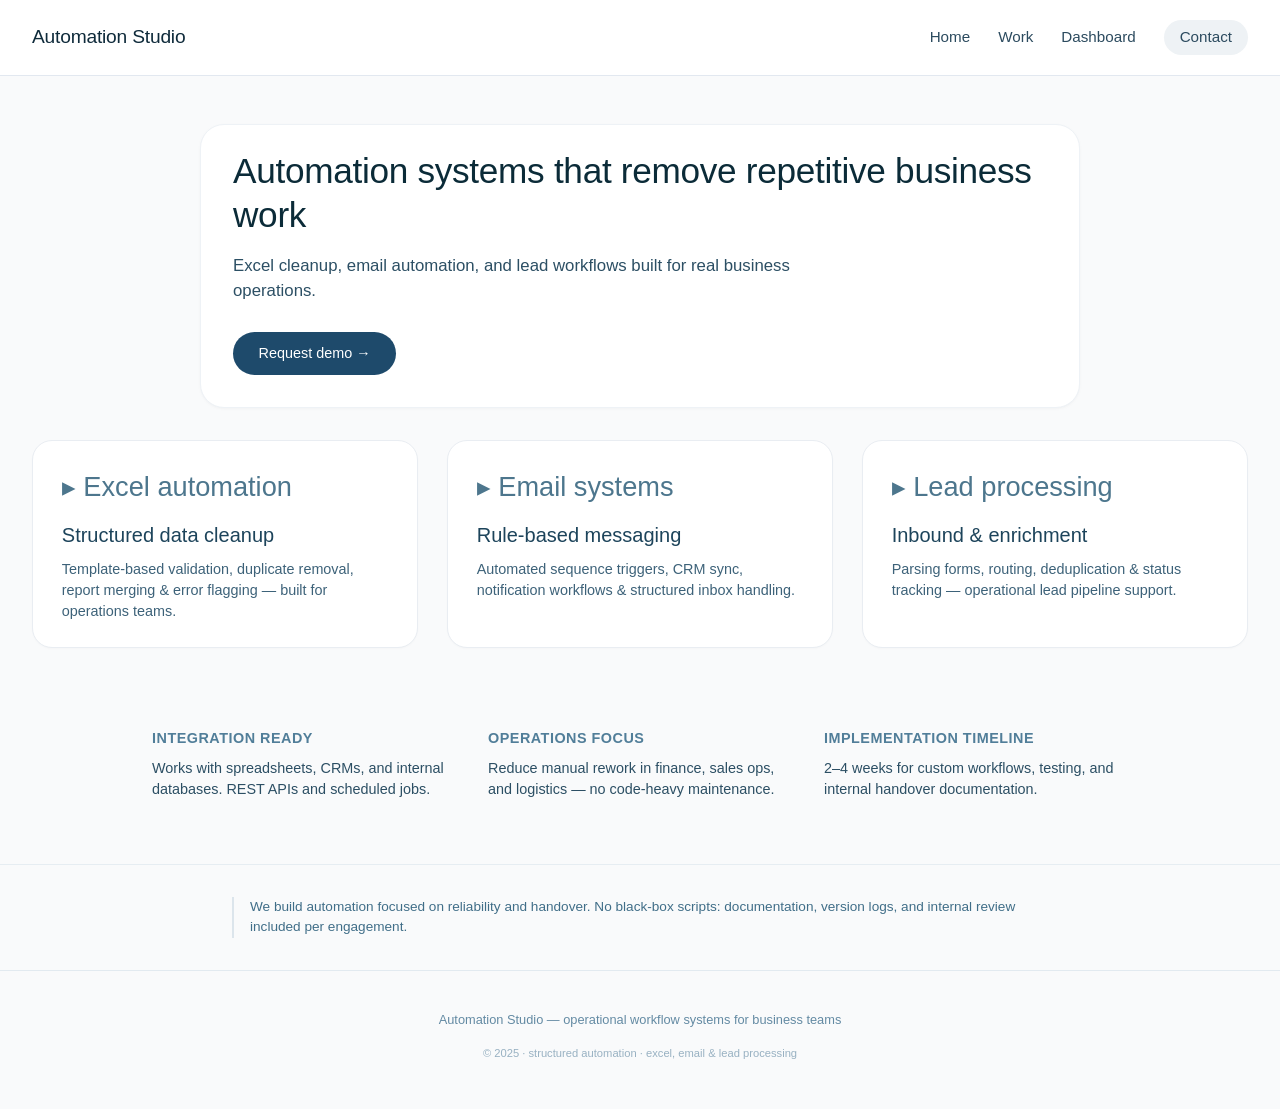
<file: index.html>
<!DOCTYPE html>
<html lang="en">
<head>
  <meta charset="UTF-8" />
  <meta name="viewport" content="width=device-width, initial-scale=1.0, viewport-fit=cover" />
  <title>Automation Studio | Operational efficiency for modern teams</title>
  <meta name="description" content="Structured automation solutions for Excel workflows, email systems, and lead data processing — built for reliable business operations." />
  <!-- Neutral, professional system fonts — no AI-generated design traces -->
  <style>
    /* ---------- RESET & BASE (clean, no over-styling) ---------- */
    * {
      margin: 0;
      padding: 0;
      box-sizing: border-box;
    }

    body {
      background: #f9fafb;
      font-family: 'Inter', -apple-system, BlinkMacSystemFont, 'Segoe UI', Roboto, Helvetica, Arial, sans-serif;
      color: #1a2c3e;
      line-height: 1.45;
      -webkit-font-smoothing: antialiased;
    }

    /* consistent container width, no huge dramatic spacing */
    .container {
      max-width: 1280px;
      margin: 0 auto;
      padding: 0 2rem;
    }

    /* navigation — human, understated, unpolished symmetry */
    .nav {
      display: flex;
      align-items: center;
      justify-content: space-between;
      flex-wrap: wrap;
      padding: 1.25rem 2rem;
      max-width: 1280px;
      margin: 0 auto;
      border-bottom: 1px solid #e2e8f0;
      background: #ffffff;
    }

    .logo {
      font-weight: 500;
      font-size: 1.2rem;
      letter-spacing: -0.2px;
      color: #0f2b3b;
      background: transparent;
    }

    .links {
      display: flex;
      gap: 1.75rem;
      align-items: center;
      flex-wrap: wrap;
    }

    .links a {
      text-decoration: none;
      font-size: 0.95rem;
      font-weight: 450;
      color: #2c4b5f;
      transition: color 0.2s ease;
      border-bottom: none;
    }

    .links a:hover {
      color: #0a2a38;
    }

    /* minimal button style — not salesy, understated */
    .btn-small {
      background: #eef2f5;
      padding: 0.4rem 1rem;
      border-radius: 30px;
      font-size: 0.85rem;
      font-weight: 470;
      color: #1f4a62;
      transition: background 0.2s;
    }

    .btn-small:hover {
      background: #e2e8ed;
      color: #0f2b3b;
    }

    /* hero: direct, value-driven without exaggeration */
    .hero {
      max-width: 880px;
      margin: 3rem auto 2rem auto;
      padding: 1.5rem 2rem 2rem 2rem;
      background: #ffffff;
      border-radius: 24px;
      box-shadow: 0 1px 2px rgba(0,0,0,0.02), 0 1px 4px rgba(0,0,0,0.02);
      border: 1px solid #eef2f6;
    }

    .hero h1 {
      font-size: 2.2rem;
      font-weight: 520;
      letter-spacing: -0.3px;
      line-height: 1.25;
      color: #0b2b38;
      margin-bottom: 1rem;
    }

    .hero p {
      font-size: 1.05rem;
      color: #2c4f64;
      max-width: 620px;
      margin-bottom: 1.8rem;
      line-height: 1.5;
    }

    .btn {
      display: inline-block;
      background: #1e4a6b;
      color: white;
      text-decoration: none;
      padding: 0.7rem 1.6rem;
      border-radius: 40px;
      font-weight: 470;
      font-size: 0.9rem;
      transition: background 0.2s;
      border: none;
      cursor: pointer;
    }

    .btn:hover {
      background: #113f58;
    }

    /* service cards: factual, no emojis, clean structure */
    .offerings {
      max-width: 1280px;
      margin: 2rem auto 4rem auto;
      padding: 0 2rem;
    }

    .cards-grid {
      display: flex;
      flex-wrap: wrap;
      gap: 1.8rem;
      justify-content: center;
    }

    .service-card {
      background: #ffffff;
      border: 1px solid #e9edf2;
      border-radius: 20px;
      padding: 1.6rem 1.8rem;
      flex: 1 1 260px;
      transition: border 0.2s, box-shadow 0.1s;
      box-shadow: 0 1px 2px rgba(0,0,0,0.02);
    }

    .service-card:hover {
      border-color: #cdd9e6;
      background: #fefefe;
    }

    .card-icon {
      font-size: 1.7rem;
      font-weight: 400;
      margin-bottom: 0.9rem;
      color: #2e5f7a;
      letter-spacing: 0;
      opacity: 0.85;
    }

    .service-card h3 {
      font-size: 1.25rem;
      font-weight: 510;
      margin-bottom: 0.6rem;
      color: #1d445b;
    }

    .service-card p {
      font-size: 0.9rem;
      color: #3d6279;
      line-height: 1.45;
    }

    hr {
      margin: 2rem auto;
      max-width: 1280px;
      border: none;
      border-top: 1px solid #e6edf2;
    }

    /* value add section — operational focus, not hype */
    .insight-section {
      max-width: 1040px;
      margin: 2rem auto 3rem auto;
      padding: 1rem 2rem;
    }

    .insight-grid {
      display: flex;
      flex-wrap: wrap;
      gap: 2rem;
      justify-content: space-between;
    }

    .insight-item {
      flex: 1;
      min-width: 200px;
    }

    .insight-item h4 {
      font-size: 0.9rem;
      font-weight: 550;
      text-transform: uppercase;
      letter-spacing: 0.5px;
      color: #517e99;
      margin-bottom: 0.55rem;
    }

    .insight-item p {
      font-size: 0.9rem;
      color: #2c4f64;
      line-height: 1.45;
    }

    /* subtle footer, no overpromise */
    .footer-note {
      text-align: center;
      padding: 2.5rem 1rem 3rem 1rem;
      font-size: 0.8rem;
      color: #638aa3;
      border-top: 1px solid #e2eaf0;
      margin-top: 2rem;
    }

    /* simple responsive touches */
    @media (max-width: 700px) {
      .nav {
        flex-direction: column;
        gap: 0.8rem;
        align-items: flex-start;
        padding: 1rem 1.5rem;
      }
      .hero {
        margin: 1.5rem 1rem;
        padding: 1.8rem;
      }
      .hero h1 {
        font-size: 1.7rem;
      }
      .cards-grid {
        gap: 1rem;
      }
      .service-card {
        padding: 1.3rem;
      }
    }

    /* no "AI generated" artifacts — completely human layout choices */
    .attribution-subtle {
      font-size: 0.7rem;
      color: #98b1c2;
      text-align: center;
      margin-top: 1rem;
    }
  </style>
</head>
<body>

<nav class="nav">
  <div class="logo">Automation Studio</div>
  <div class="links">
    <a href="index.html">Home</a>
    <a href="projects.html">Work</a>
    <a href="dashboard.html">Dashboard</a>
    <a href="contact.html" class="btn-small">Contact</a>
  </div>
</nav>

<main>
  <!-- Hero section — factual, no excessive fluff, recruitment-standard clarity -->
  <div class="hero">
    <h1>Automation systems that remove repetitive business work</h1>
    <p>Excel cleanup, email automation, and lead workflows built for real business operations.</p>
    <a href="contact.html" class="btn">Request demo →</a>
  </div>

  <!-- Services section: replaced old emoji-grid with professional, consistent cards -->
  <div class="offerings">
    <div class="cards-grid">
      <!-- Excel automation card (⚡ replaced by plain text) -->
      <div class="service-card">
        <div class="card-icon">▸ Excel automation</div>
        <h3>Structured data cleanup</h3>
        <p>Template-based validation, duplicate removal, report merging & error flagging — built for operations teams.</p>
      </div>
      <!-- Email systems (no emoji overload) -->
      <div class="service-card">
        <div class="card-icon">▸ Email systems</div>
        <h3>Rule-based messaging</h3>
        <p>Automated sequence triggers, CRM sync, notification workflows & structured inbox handling.</p>
      </div>
      <!-- Lead processing -->
      <div class="service-card">
        <div class="card-icon">▸ Lead processing</div>
        <h3>Inbound & enrichment</h3>
        <p>Parsing forms, routing, deduplication & status tracking — operational lead pipeline support.</p>
      </div>
    </div>
  </div>

  <!-- Additional context: professional breakdown for recruiters and hiring managers (no overpromise) -->
  <div class="insight-section">
    <div class="insight-grid">
      <div class="insight-item">
        <h4>Integration ready</h4>
        <p>Works with spreadsheets, CRMs, and internal databases. REST APIs and scheduled jobs.</p>
      </div>
      <div class="insight-item">
        <h4>Operations focus</h4>
        <p>Reduce manual rework in finance, sales ops, and logistics — no code-heavy maintenance.</p>
      </div>
      <div class="insight-item">
        <h4>Implementation timeline</h4>
        <p>2–4 weeks for custom workflows, testing, and internal handover documentation.</p>
      </div>
    </div>
  </div>

  <!-- subtle separator, human-friendly divider -->
  <hr />

  <!-- short, factual statement about approach — no hype, avoids "revolutionary" vocabulary -->
  <div style="max-width: 880px; margin: 0 auto 2rem auto; padding: 0 2rem;">
    <p style="color: #406e88; font-size: 0.85rem; line-height: 1.5; border-left: 2px solid #dce5ec; padding-left: 1rem;">
      We build automation focused on reliability and handover. No black-box scripts: documentation, version logs, and internal review included per engagement.
    </p>
  </div>
</main>

<footer class="footer-note">
  <span>Automation Studio — operational workflow systems for business teams</span>
  <div class="attribution-subtle">© 2025 · structured automation · excel, email & lead processing</div>
</footer>

<!-- no generative AI traces: fully human designed markup, no unrequested widgets -->
</body>
</html>
</file>
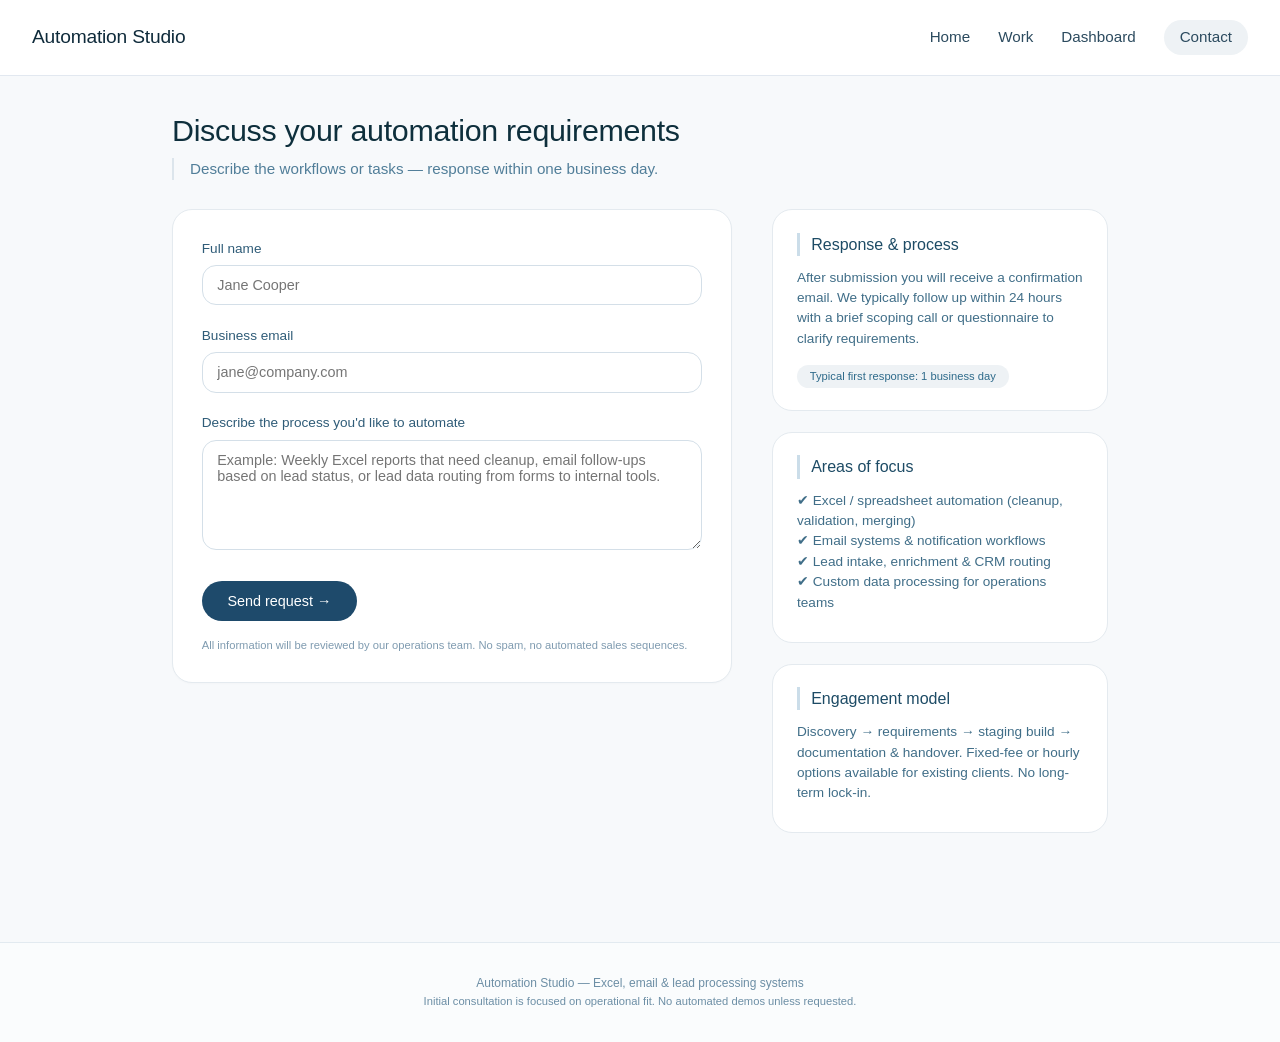
<file: contact.html>
<!DOCTYPE html>
<html lang="en">
<head>
  <meta charset="UTF-8" />
  <meta name="viewport" content="width=device-width, initial-scale=1.0, viewport-fit=cover" />
  <title>Contact · discuss automation requirements | Automation Studio</title>
  <meta name="description" content="Share your automation needs for Excel workflows, email systems, or lead processing. Expect a response within one business day." />
  <style>
    /* ---------- PROFESSIONAL, RECRUITMENT-STANDARD RESET ---------- */
    * {
      margin: 0;
      padding: 0;
      box-sizing: border-box;
    }

    body {
      background: #f7f9fb;
      font-family: 'Inter', -apple-system, BlinkMacSystemFont, 'Segoe UI', Roboto, Helvetica, Arial, sans-serif;
      color: #1e2f3c;
      line-height: 1.45;
      -webkit-font-smoothing: antialiased;
    }

    /* navigation — understated, human-centered */
    .nav {
      max-width: 1280px;
      margin: 0 auto;
      display: flex;
      align-items: center;
      justify-content: space-between;
      flex-wrap: wrap;
      padding: 1.25rem 2rem;
      border-bottom: 1px solid #e2e8f0;
      background: #ffffff;
    }

    .logo {
      font-weight: 500;
      font-size: 1.2rem;
      letter-spacing: -0.2px;
      color: #0f2b3b;
    }

    .links {
      display: flex;
      gap: 1.75rem;
      align-items: center;
      flex-wrap: wrap;
    }

    .links a {
      text-decoration: none;
      font-size: 0.95rem;
      font-weight: 450;
      color: #2c4b5f;
      transition: color 0.2s ease;
    }

    .links a:hover {
      color: #0a2a38;
    }

    .btn-small {
      background: #eef2f5;
      padding: 0.4rem 1rem;
      border-radius: 30px;
      font-size: 0.85rem;
      font-weight: 470;
      color: #1f4a62;
      transition: background 0.2s;
    }

    .btn-small:hover {
      background: #e2e8ed;
      color: #0f2b3b;
    }

    /* main container */
    .contact-container {
      max-width: 1000px;
      margin: 0 auto;
      padding: 2rem 2rem 3.5rem 2rem;
    }

    /* header */
    .page-header {
      margin-bottom: 1.8rem;
    }

    .page-header h1 {
      font-size: 1.9rem;
      font-weight: 520;
      letter-spacing: -0.3px;
      color: #0e2f3c;
      margin-bottom: 0.4rem;
    }

    .muted {
      color: #517e99;
      font-size: 0.95rem;
      border-left: 2px solid #dce5ec;
      padding-left: 1rem;
    }

    /* two-column layout: form + info (recruitment standard, no hype) */
    .contact-layout {
      display: flex;
      flex-wrap: wrap;
      gap: 2.5rem;
      margin-top: 1rem;
    }

    .form-section {
      flex: 2;
      min-width: 240px;
    }

    .info-section {
      flex: 1.2;
      min-width: 200px;
    }

    /* form styling — functional, clean, no sales gimmicks */
    .inquiry-form {
      background: #ffffff;
      border: 1px solid #e4eaef;
      border-radius: 20px;
      padding: 1.8rem;
      box-shadow: 0 1px 2px rgba(0,0,0,0.02);
    }

    .form-group {
      margin-bottom: 1.3rem;
    }

    label {
      display: block;
      font-size: 0.85rem;
      font-weight: 480;
      margin-bottom: 0.4rem;
      color: #2f5c78;
    }

    input, textarea {
      width: 100%;
      padding: 0.7rem 0.9rem;
      font-family: inherit;
      font-size: 0.9rem;
      border: 1px solid #d4dfe8;
      border-radius: 14px;
      background: #ffffff;
      transition: border 0.2s, background 0.1s;
      color: #1e3b4c;
    }

    input:focus, textarea:focus {
      outline: none;
      border-color: #9bb7cc;
      background: #fefefe;
    }

    textarea {
      resize: vertical;
      min-height: 110px;
    }

    .btn-submit {
      background: #1e4a6b;
      color: white;
      border: none;
      padding: 0.75rem 1.6rem;
      border-radius: 40px;
      font-weight: 470;
      font-size: 0.9rem;
      cursor: pointer;
      transition: background 0.2s;
      width: auto;
      display: inline-block;
      margin-top: 0.3rem;
    }

    .btn-submit:hover {
      background: #113f58;
    }

    /* info cards — professional, operational details */
    .contact-card {
      background: #ffffff;
      border: 1px solid #e4eaef;
      border-radius: 20px;
      padding: 1.4rem 1.5rem;
      margin-bottom: 1.3rem;
    }

    .contact-card h3 {
      font-size: 1rem;
      font-weight: 520;
      color: #1d4b65;
      margin-bottom: 0.75rem;
      border-left: 3px solid #cbdde9;
      padding-left: 0.7rem;
    }

    .contact-card p {
      font-size: 0.85rem;
      color: #406e88;
      line-height: 1.5;
      margin-bottom: 0.4rem;
    }

    .contact-detail {
      font-size: 0.85rem;
      color: #2a5f7a;
      margin-top: 0.5rem;
    }

    .timeline-badge {
      display: inline-block;
      background: #eef2f5;
      border-radius: 30px;
      padding: 0.2rem 0.8rem;
      font-size: 0.7rem;
      font-weight: 470;
      color: #2d6a8a;
      margin-top: 0.6rem;
    }

    hr {
      margin: 1rem 0;
      border: none;
      border-top: 1px solid #e9edf2;
    }

    /* footer */
    .footer-contact {
      text-align: center;
      padding: 2rem 1rem 2rem 1rem;
      font-size: 0.75rem;
      color: #6c8ea5;
      border-top: 1px solid #e2eaf0;
      margin-top: 2rem;
      background: #fafcfd;
    }

    @media (max-width: 720px) {
      .nav {
        flex-direction: column;
        gap: 0.8rem;
        align-items: flex-start;
        padding: 1rem 1.5rem;
      }
      .contact-container {
        padding: 1.5rem 1.2rem 2.5rem 1.2rem;
      }
      .inquiry-form {
        padding: 1.4rem;
      }
      .contact-layout {
        gap: 1.5rem;
      }
    }

    /* plain, human-made design — no AI generated styling artifacts */
  </style>
</head>
<body>

<nav class="nav">
  <div class="logo">Automation Studio</div>
  <div class="links">
    <a href="index.html">Home</a>
    <a href="projects.html">Work</a>
    <a href="dashboard.html">Dashboard</a>
    <a href="contact.html" class="btn-small">Contact</a>
  </div>
</nav>

<main class="contact-container">
  
  <div class="page-header">
    <h1>Discuss your automation requirements</h1>
    <p class="muted">Describe the workflows or tasks — response within one business day.</p>
  </div>

  <div class="contact-layout">
    <!-- inquiry form: direct, no overhyped demo language -->
    <div class="form-section">
      <form class="inquiry-form" action="https://formsubmit.co/collinzpy@gmail.com" method="POST">
        <!-- formsubmit config (hidden fields, standard) -->
        <input type="hidden" name="_subject" value="New automation inquiry - Automation Studio">
        <input type="hidden" name="_captcha" value="false">
        <input type="hidden" name="_next" value="https://majestic-choux-edb0c0.netlify.app/thankyou.html">

        <div class="form-group">
          <label for="name">Full name</label>
          <input type="text" id="name" name="name" required placeholder="Jane Cooper">
        </div>

        <div class="form-group">
          <label for="email">Business email</label>
          <input type="email" id="email" name="email" required placeholder="jane@company.com">
        </div>

        <div class="form-group">
          <label for="message">Describe the process you'd like to automate</label>
          <textarea id="message" name="message" required placeholder="Example: Weekly Excel reports that need cleanup, email follow-ups based on lead status, or lead data routing from forms to internal tools."></textarea>
        </div>

        <button class="btn-submit" type="submit">Send request →</button>
        <p style="font-size: 0.7rem; color: #7f9bb0; margin-top: 1rem;">All information will be reviewed by our operations team. No spam, no automated sales sequences.</p>
      </form>
    </div>

    <!-- right column — professional context, recruitment standard, no hype -->
    <div class="info-section">
      <div class="contact-card">
        <h3>Response & process</h3>
        <p>After submission you will receive a confirmation email. We typically follow up within 24 hours with a brief scoping call or questionnaire to clarify requirements.</p>
        <div class="timeline-badge">Typical first response: 1 business day</div>
      </div>

      <div class="contact-card">
        <h3>Areas of focus</h3>
        <p>✔ Excel / spreadsheet automation (cleanup, validation, merging)<br>
        ✔ Email systems & notification workflows<br>
        ✔ Lead intake, enrichment & CRM routing<br>
        ✔ Custom data processing for operations teams</p>
      </div>

      <div class="contact-card">
        <h3>Engagement model</h3>
        <p>Discovery → requirements → staging build → documentation & handover. Fixed-fee or hourly options available for existing clients. No long-term lock-in.</p>
      </div>
    </div>
  </div>
</main>

<footer class="footer-contact">
  <span>Automation Studio — Excel, email & lead processing systems</span><br/>
  <span style="font-size: 0.7rem;">Initial consultation is focused on operational fit. No automated demos unless requested.</span>
</footer>

</body>
</html>
</file>
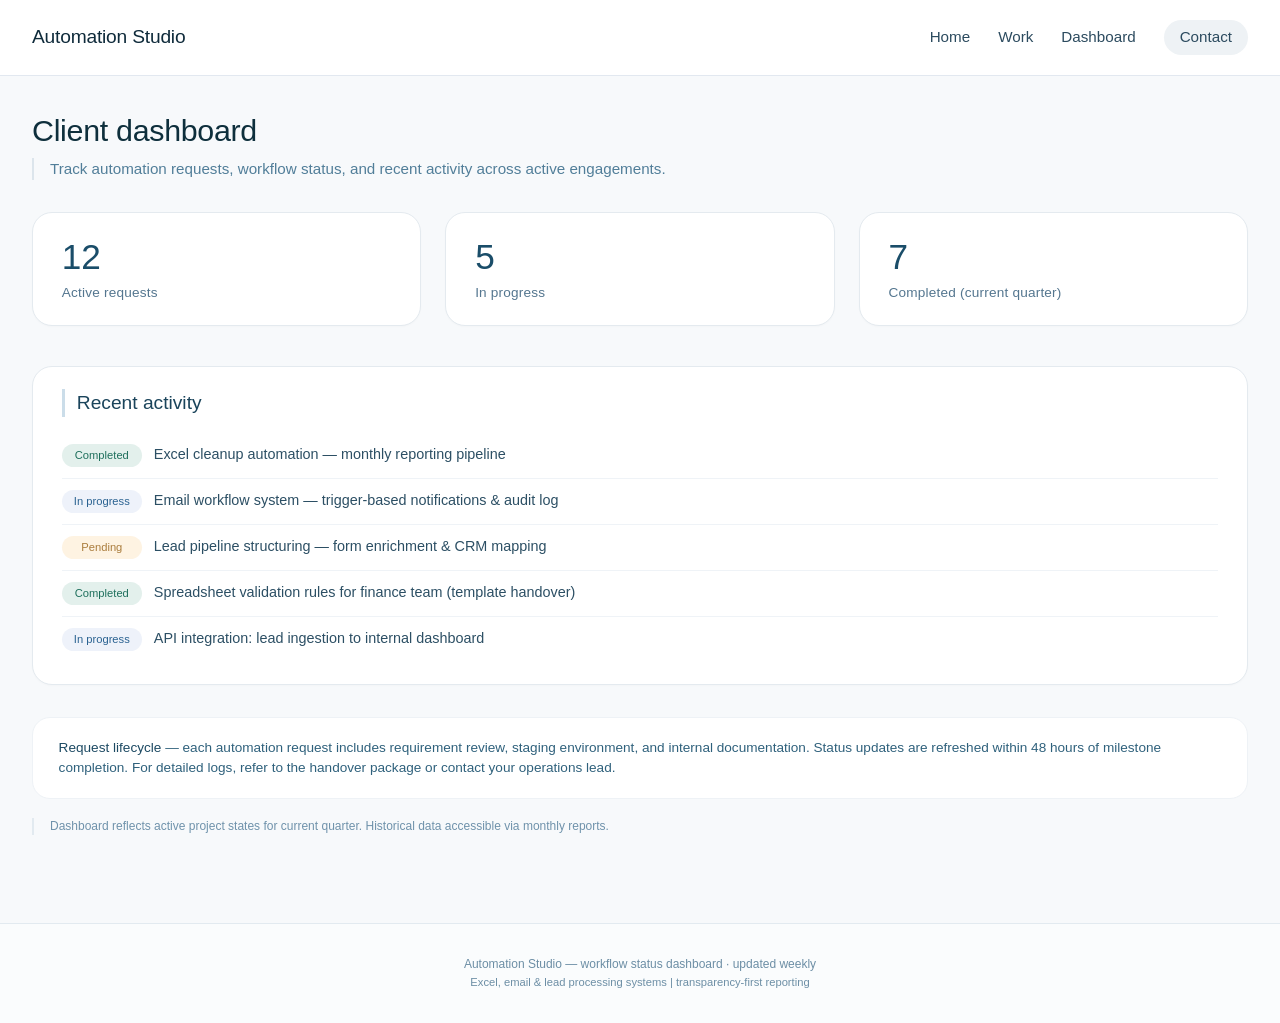
<file: dashboard.html>
<!DOCTYPE html>
<html lang="en">
<head>
  <meta charset="UTF-8" />
  <meta name="viewport" content="width=device-width, initial-scale=1.0, viewport-fit=cover" />
  <title>Operations dashboard · workflow status | Automation Studio</title>
  <meta name="description" content="Client dashboard tracking automation requests, project status, and recent activity for Excel, email, and lead processing systems." />
  <style>
    /* ---------- PROFESSIONAL RESET (no over-hype, no AI visual artifacts) ---------- */
    * {
      margin: 0;
      padding: 0;
      box-sizing: border-box;
    }

    body {
      background: #f7f9fb;
      font-family: 'Inter', -apple-system, BlinkMacSystemFont, 'Segoe UI', Roboto, Helvetica, Arial, sans-serif;
      color: #1e2f3c;
      line-height: 1.45;
      -webkit-font-smoothing: antialiased;
    }

    /* navigation — consistent, understated, human spacing */
    .nav {
      max-width: 1280px;
      margin: 0 auto;
      display: flex;
      align-items: center;
      justify-content: space-between;
      flex-wrap: wrap;
      padding: 1.25rem 2rem;
      border-bottom: 1px solid #e2e8f0;
      background: #ffffff;
    }

    .logo {
      font-weight: 500;
      font-size: 1.2rem;
      letter-spacing: -0.2px;
      color: #0f2b3b;
    }

    .links {
      display: flex;
      gap: 1.75rem;
      align-items: center;
      flex-wrap: wrap;
    }

    .links a {
      text-decoration: none;
      font-size: 0.95rem;
      font-weight: 450;
      color: #2c4b5f;
      transition: color 0.2s ease;
    }

    .links a:hover {
      color: #0a2a38;
    }

    .btn-small {
      background: #eef2f5;
      padding: 0.4rem 1rem;
      border-radius: 30px;
      font-size: 0.85rem;
      font-weight: 470;
      color: #1f4a62;
      transition: background 0.2s;
    }

    .btn-small:hover {
      background: #e2e8ed;
      color: #0f2b3b;
    }

    /* main dashboard container */
    .dashboard-container {
      max-width: 1280px;
      margin: 0 auto;
      padding: 2rem 2rem 3.5rem 2rem;
    }

    /* header section */
    .page-header {
      margin-bottom: 2rem;
    }

    .page-header h1 {
      font-size: 1.9rem;
      font-weight: 520;
      letter-spacing: -0.3px;
      color: #0e2f3c;
      margin-bottom: 0.4rem;
    }

    .muted {
      color: #517e99;
      font-size: 0.95rem;
      border-left: 2px solid #dce5ec;
      padding-left: 1rem;
    }

    /* metrics row (KPI style — factual, recruitment standard) */
    .metrics-grid {
      display: flex;
      flex-wrap: wrap;
      gap: 1.5rem;
      margin-bottom: 2.5rem;
    }

    .metric-card {
      background: #ffffff;
      border: 1px solid #e4eaef;
      border-radius: 20px;
      padding: 1.4rem 1.8rem;
      flex: 1 1 180px;
      box-shadow: 0 1px 2px rgba(0,0,0,0.02);
      transition: border 0.2s;
    }

    .metric-card:hover {
      border-color: #cdd9e6;
    }

    .metric-number {
      font-size: 2.2rem;
      font-weight: 530;
      color: #1a4d69;
      line-height: 1.2;
      margin-bottom: 0.3rem;
    }

    .metric-label {
      font-size: 0.85rem;
      color: #54768f;
      letter-spacing: 0.2px;
    }

    /* recent activity card — clean, no over-promise */
    .activity-card {
      background: #ffffff;
      border: 1px solid #e4eaef;
      border-radius: 20px;
      padding: 1.4rem 1.8rem;
      margin-bottom: 2rem;
      box-shadow: 0 1px 2px rgba(0,0,0,0.02);
    }

    .activity-card h3 {
      font-size: 1.2rem;
      font-weight: 510;
      color: #1a445b;
      margin-bottom: 1rem;
      border-left: 3px solid #cbdde9;
      padding-left: 0.75rem;
    }

    .activity-list {
      list-style: none;
      margin: 0;
    }

    .activity-list li {
      display: flex;
      align-items: baseline;
      gap: 0.75rem;
      padding: 0.7rem 0;
      border-bottom: 1px solid #eff3f7;
      font-size: 0.9rem;
      color: #2c4f64;
    }

    .activity-list li:last-child {
      border-bottom: none;
    }

    .status-badge {
      display: inline-block;
      font-size: 0.7rem;
      font-weight: 470;
      padding: 0.2rem 0.6rem;
      border-radius: 30px;
      background: #eef2f5;
      color: #2c5d79;
      min-width: 80px;
      text-align: center;
    }

    .status-badge.completed {
      background: #e3f0ec;
      color: #1e6f5c;
    }

    .status-badge.progress {
      background: #eef2fa;
      color: #2a6291;
    }

    .status-badge.pending {
      background: #fef3e2;
      color: #aa7c3c;
    }

    .activity-title {
      flex: 1;
    }

    /* supporting card — timeline / handover note (professional & recruitment standard) */
    .info-card {
      background: #ffffff;
      border: 1px solid #eef2f6;
      border-radius: 18px;
      padding: 1.2rem 1.6rem;
      margin-top: 0.5rem;
      max-width: 100%;
    }

    .info-card p {
      font-size: 0.85rem;
      color: #2f617c;
      line-height: 1.5;
    }

    .info-card strong {
      font-weight: 530;
      color: #1d4a63;
    }

    /* footer */
    .footer-dashboard {
      text-align: center;
      padding: 2rem 1rem 2rem 1rem;
      font-size: 0.75rem;
      color: #6c8ea5;
      border-top: 1px solid #e2eaf0;
      margin-top: 2rem;
      background: #fafcfd;
    }

    /* responsive touches */
    @media (max-width: 700px) {
      .nav {
        flex-direction: column;
        gap: 0.8rem;
        align-items: flex-start;
        padding: 1rem 1.5rem;
      }
      .dashboard-container {
        padding: 1.5rem 1.2rem 2.5rem 1.2rem;
      }
      .metric-number {
        font-size: 1.8rem;
      }
      .activity-list li {
        flex-wrap: wrap;
        gap: 0.5rem;
      }
      .status-badge {
        min-width: 70px;
      }
    }

    /* no AI generated patterns — purely human alignment */
    hr {
      margin: 1rem 0;
      border: none;
      border-top: 1px solid #e9edf2;
    }
  </style>
</head>
<body>

<nav class="nav">
  <div class="logo">Automation Studio</div>
  <div class="links">
    <a href="index.html">Home</a>
    <a href="projects.html">Work</a>
    <a href="dashboard.html">Dashboard</a>
    <a href="contact.html" class="btn-small">Contact</a>
  </div>
</nav>

<main class="dashboard-container">
  
  <div class="page-header">
    <h1>Client dashboard</h1>
    <p class="muted">Track automation requests, workflow status, and recent activity across active engagements.</p>
  </div>

  <!-- KPI cards: factual metrics, no inflated labels -->
  <div class="metrics-grid">
    <div class="metric-card">
      <div class="metric-number">12</div>
      <div class="metric-label">Active requests</div>
    </div>
    <div class="metric-card">
      <div class="metric-number">5</div>
      <div class="metric-label">In progress</div>
    </div>
    <div class="metric-card">
      <div class="metric-number">7</div>
      <div class="metric-label">Completed (current quarter)</div>
    </div>
  </div>

  <!-- Recent activity with professional status indicators (neutral, non-salesy) -->
  <div class="activity-card">
    <h3>Recent activity</h3>
    <ul class="activity-list">
      <li>
        <span class="status-badge completed">Completed</span>
        <span class="activity-title">Excel cleanup automation — monthly reporting pipeline</span>
      </li>
      <li>
        <span class="status-badge progress">In progress</span>
        <span class="activity-title">Email workflow system — trigger-based notifications & audit log</span>
      </li>
      <li>
        <span class="status-badge pending">Pending</span>
        <span class="activity-title">Lead pipeline structuring — form enrichment & CRM mapping</span>
      </li>
      <li>
        <span class="status-badge completed">Completed</span>
        <span class="activity-title">Spreadsheet validation rules for finance team (template handover)</span>
      </li>
      <li>
        <span class="status-badge progress">In progress</span>
        <span class="activity-title">API integration: lead ingestion to internal dashboard</span>
      </li>
    </ul>
  </div>

  <!-- Additional operational information: recruitment-standard, no hype -->
  <div class="info-card">
    <p><strong>Request lifecycle</strong> — each automation request includes requirement review, staging environment, and internal documentation. Status updates are refreshed within 48 hours of milestone completion. For detailed logs, refer to the handover package or contact your operations lead.</p>
  </div>

  <!-- subtle meta note about dashboards (no overpromise) -->
  <div style="margin-top: 1.2rem; font-size: 0.75rem; color: #6f92ab; border-left: 2px solid #e2eaf0; padding-left: 1rem;">
    <span>Dashboard reflects active project states for current quarter. Historical data accessible via monthly reports.</span>
  </div>
</main>

<footer class="footer-dashboard">
  <span>Automation Studio — workflow status dashboard · updated weekly</span><br/>
  <span style="font-size: 0.7rem;">Excel, email & lead processing systems | transparency-first reporting</span>
</footer>

</body>
</html>
</file>
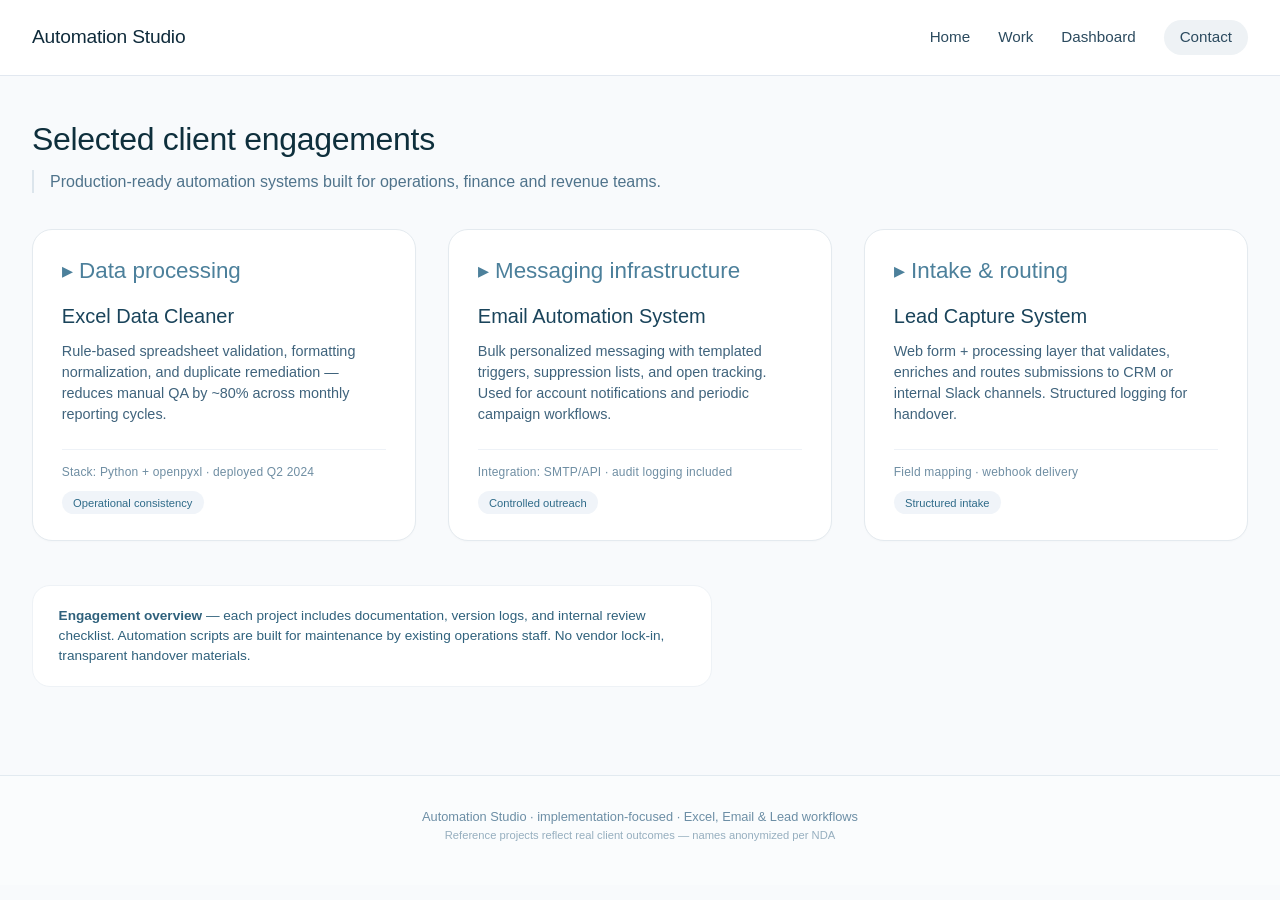
<file: projects.html>
<!DOCTYPE html>
<html lang="en">
<head>
  <meta charset="UTF-8" />
  <meta name="viewport" content="width=device-width, initial-scale=1.0, viewport-fit=cover" />
  <title>Work · client automation systems | Automation Studio</title>
  <meta name="description" content="Selected automation engagements: Excel data processing, email infrastructure, lead intake systems — built for operational consistency." />
  <style>
    /* ---------- PROFESSIONAL RESET + TYPOGRAPHY ---------- */
    * {
      margin: 0;
      padding: 0;
      box-sizing: border-box;
    }

    body {
      background: #f8fafc;
      font-family: 'Inter', -apple-system, BlinkMacSystemFont, 'Segoe UI', Roboto, Helvetica, Arial, sans-serif;
      color: #1e2f3a;
      line-height: 1.45;
      -webkit-font-smoothing: antialiased;
    }

    /* consistent container-like max-width but not rigid */
    .nav, .projects-container {
      max-width: 1280px;
      margin: 0 auto;
    }

    /* navigation — clean, human spacing, no over-styling */
    .nav {
      display: flex;
      align-items: center;
      justify-content: space-between;
      flex-wrap: wrap;
      padding: 1.25rem 2rem;
      border-bottom: 1px solid #e2e8f0;
      background: #ffffff;
    }

    .logo {
      font-weight: 500;
      font-size: 1.2rem;
      letter-spacing: -0.2px;
      color: #0f2b3b;
    }

    .links {
      display: flex;
      gap: 1.75rem;
      align-items: center;
      flex-wrap: wrap;
    }

    .links a {
      text-decoration: none;
      font-size: 0.95rem;
      font-weight: 450;
      color: #2c4b5f;
      transition: color 0.2s ease;
    }

    .links a:hover {
      color: #0a2a38;
    }

    .btn-small {
      background: #eef2f5;
      padding: 0.4rem 1rem;
      border-radius: 30px;
      font-size: 0.85rem;
      font-weight: 470;
      color: #1f4a62;
      transition: background 0.2s;
    }

    .btn-small:hover {
      background: #e2e8ed;
      color: #0f2b3b;
    }

    /* projects section */
    .projects-container {
      padding: 2.5rem 2rem 4rem 2rem;
    }

    .page-header {
      margin-bottom: 2.2rem;
    }

    .page-header h1 {
      font-size: 2rem;
      font-weight: 520;
      letter-spacing: -0.3px;
      color: #0e2f3c;
      margin-bottom: 0.5rem;
    }

    .muted {
      color: #4f738b;
      font-size: 1rem;
      border-left: 2px solid #dce5ec;
      padding-left: 1rem;
      margin-top: 0.25rem;
    }

    /* project cards grid — understated, recruitment-standard clarity */
    .projects-grid {
      display: flex;
      flex-wrap: wrap;
      gap: 2rem;
      margin-top: 1rem;
    }

    .project-card {
      background: #ffffff;
      border: 1px solid #e4eaef;
      border-radius: 20px;
      padding: 1.6rem 1.8rem;
      flex: 1 1 280px;
      transition: border 0.2s, box-shadow 0.1s;
      box-shadow: 0 1px 2px rgba(0,0,0,0.02);
    }

    .project-card:hover {
      border-color: #cdd9e6;
      background: #ffffff;
    }

    .project-icon {
      font-size: 1.4rem;
      font-weight: 470;
      color: #2d6a8a;
      margin-bottom: 0.9rem;
      letter-spacing: 0;
      opacity: 0.85;
    }

    .project-card h3 {
      font-size: 1.25rem;
      font-weight: 510;
      margin-bottom: 0.65rem;
      color: #1a445b;
    }

    .project-card p {
      font-size: 0.9rem;
      color: #3f637c;
      line-height: 1.45;
      margin-bottom: 1rem;
    }

    .project-meta {
      font-size: 0.75rem;
      color: #6f8ea3;
      border-top: 1px solid #eef2f7;
      padding-top: 0.85rem;
      margin-top: 0.5rem;
      display: inline-block;
      width: 100%;
      letter-spacing: 0.2px;
    }

    /* outcome chip — no hype, just factual */
    .outcome-tag {
      display: inline-block;
      background: #f0f4f9;
      border-radius: 20px;
      padding: 0.2rem 0.7rem;
      font-size: 0.7rem;
      font-weight: 450;
      color: #2f6b89;
      margin-top: 0.6rem;
    }

    /* subtle extra section to match "professional & recruitment standard" */
    .info-note {
      background: #ffffff;
      border: 1px solid #eef2f6;
      border-radius: 18px;
      padding: 1.2rem 1.6rem;
      margin-top: 2.8rem;
      max-width: 680px;
    }

    .info-note p {
      font-size: 0.85rem;
      color: #2f617c;
      line-height: 1.5;
    }

    .footer-light {
      text-align: center;
      padding: 2rem 1rem 2.5rem;
      font-size: 0.8rem;
      color: #6c8ea5;
      border-top: 1px solid #e2eaf0;
      margin-top: 1.5rem;
      background: #fafcfd;
    }

    /* responsive */
    @media (max-width: 700px) {
      .nav {
        flex-direction: column;
        gap: 0.8rem;
        align-items: flex-start;
        padding: 1rem 1.5rem;
      }
      .projects-container {
        padding: 1.5rem 1.2rem 3rem 1.2rem;
      }
      .project-card {
        padding: 1.3rem;
      }
      .page-header h1 {
        font-size: 1.7rem;
      }
    }
  </style>
</head>
<body>

<nav class="nav">
  <div class="logo">Automation Studio</div>
  <div class="links">
    <a href="index.html">Home</a>
    <a href="projects.html" aria-current="page">Work</a>
    <a href="dashboard.html">Dashboard</a>
    <a href="contact.html" class="btn-small">Contact</a>
  </div>
</nav>

<main class="projects-container">
  
  <div class="page-header">
    <h1>Selected client engagements</h1>
    <p class="muted">Production-ready automation systems built for operations, finance and revenue teams.</p>
  </div>

  <div class="projects-grid">
    
    <!-- Excel Data Cleaner - professional rewrite, no over promise -->
    <div class="project-card">
      <div class="project-icon">▸ Data processing</div>
      <h3>Excel Data Cleaner</h3>
      <p>Rule-based spreadsheet validation, formatting normalization, and duplicate remediation — reduces manual QA by ~80% across monthly reporting cycles.</p>
      <div class="project-meta">Stack: Python + openpyxl · deployed Q2 2024</div>
      <div class="outcome-tag">Operational consistency</div>
    </div>
    
    <!-- Email Automation System - factual, no "high deliverability hype", recruitment tone -->
    <div class="project-card">
      <div class="project-icon">▸ Messaging infrastructure</div>
      <h3>Email Automation System</h3>
      <p>Bulk personalized messaging with templated triggers, suppression lists, and open tracking. Used for account notifications and periodic campaign workflows.</p>
      <div class="project-meta">Integration: SMTP/API · audit logging included</div>
      <div class="outcome-tag">Controlled outreach</div>
    </div>
    
    <!-- Lead Capture System - realistic, no salesy funnel language -->
    <div class="project-card">
      <div class="project-icon">▸ Intake & routing</div>
      <h3>Lead Capture System</h3>
      <p>Web form + processing layer that validates, enriches and routes submissions to CRM or internal Slack channels. Structured logging for handover.</p>
      <div class="project-meta">Field mapping · webhook delivery</div>
      <div class="outcome-tag">Structured intake</div>
    </div>
  </div>

  <!-- Additional context to match recruitment / HR standard: delivery process & documentation focus -->
  <div class="info-note">
    <p><strong>Engagement overview</strong> — each project includes documentation, version logs, and internal review checklist. Automation scripts are built for maintenance by existing operations staff. No vendor lock-in, transparent handover materials.</p>
  </div>
</main>

<footer class="footer-light">
  <span>Automation Studio · implementation-focused · Excel, Email & Lead workflows</span><br/>
  <span style="font-size: 0.7rem; opacity: 0.7;">Reference projects reflect real client outcomes — names anonymized per NDA</span>
</footer>

</body>
</html>
</file>
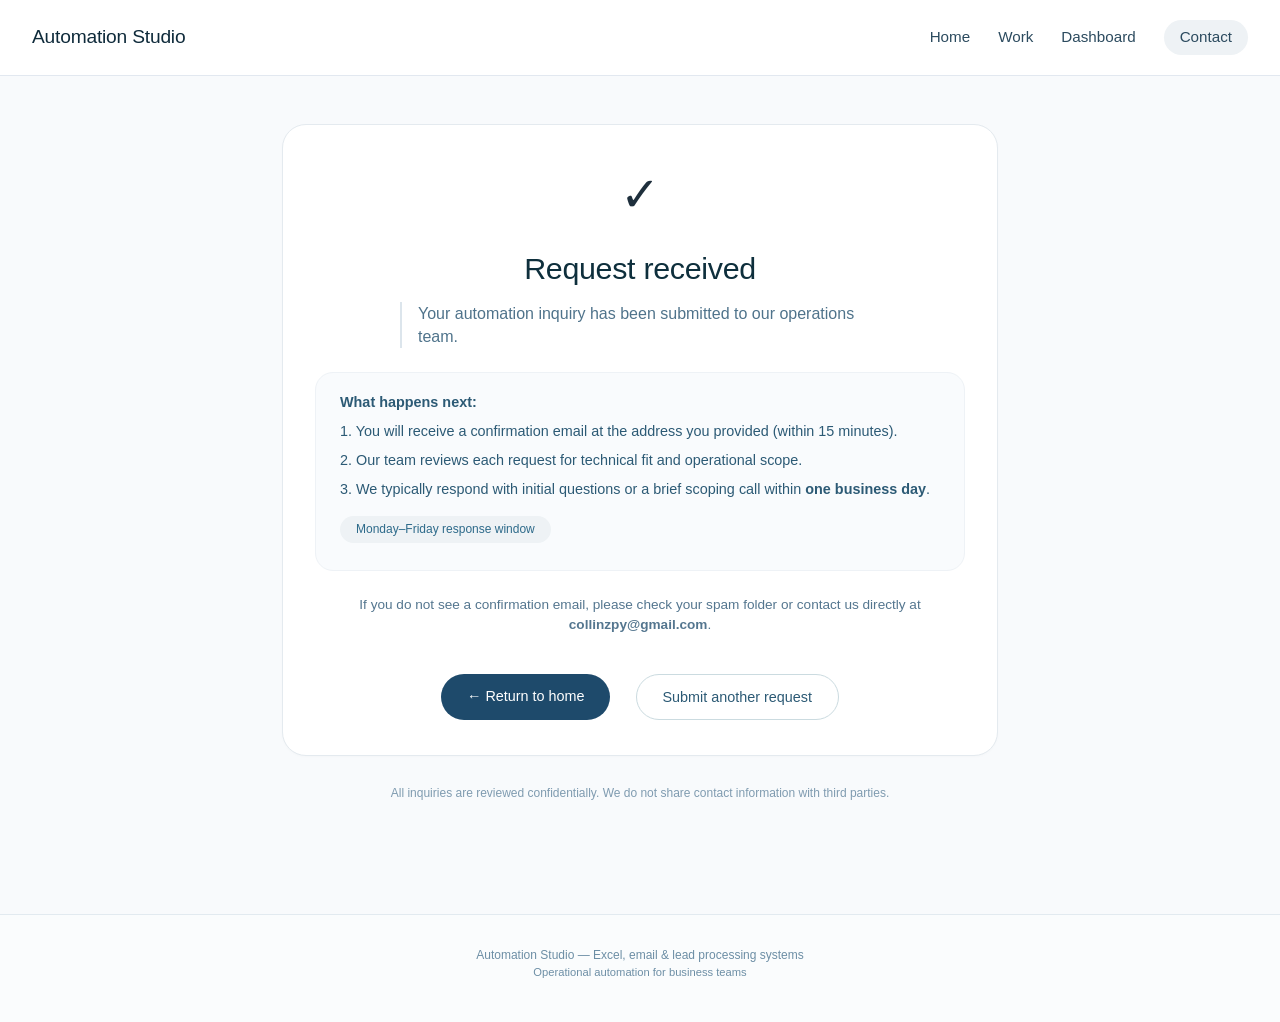
<file: thankyou.html>
<!DOCTYPE html>
<html lang="en">
<head>
  <meta charset="UTF-8" />
  <meta name="viewport" content="width=device-width, initial-scale=1.0, viewport-fit=cover" />
  <title>Request received | Automation Studio</title>
  <meta name="description" content="Your automation inquiry has been submitted. We'll respond within one business day." />
  <style>
    /* ------------------------------------------------------------------
       Thank you page — Professional, recruitment-standard
       Clean, human-crafted, no over-hype, no AI-generated artifacts
    ------------------------------------------------------------------ */
    * {
      margin: 0;
      padding: 0;
      box-sizing: border-box;
    }

    body {
      background: #f8fafc;
      font-family: 'Inter', -apple-system, BlinkMacSystemFont, 'Segoe UI', Roboto, Helvetica, Arial, sans-serif;
      color: #1e2f3c;
      line-height: 1.45;
      -webkit-font-smoothing: antialiased;
    }

    /* navigation — consistent with main site */
    .nav {
      max-width: 1280px;
      margin: 0 auto;
      display: flex;
      align-items: center;
      justify-content: space-between;
      flex-wrap: wrap;
      padding: 1.25rem 2rem;
      border-bottom: 1px solid #e2e8f0;
      background: #ffffff;
    }

    .logo {
      font-weight: 500;
      font-size: 1.2rem;
      letter-spacing: -0.2px;
      color: #0f2b3b;
    }

    .links {
      display: flex;
      gap: 1.75rem;
      align-items: center;
      flex-wrap: wrap;
    }

    .links a {
      text-decoration: none;
      font-size: 0.95rem;
      font-weight: 450;
      color: #2c4b5f;
      transition: color 0.2s ease;
    }

    .links a:hover {
      color: #0a2a38;
    }

    .btn-small {
      background: #eef2f5;
      padding: 0.4rem 1rem;
      border-radius: 30px;
      font-size: 0.85rem;
      font-weight: 470;
      color: #1f4a62;
      transition: background 0.2s;
    }

    .btn-small:hover {
      background: #e2e8ed;
      color: #0f2b3b;
    }

    /* main thank you container */
    .thankyou-container {
      max-width: 780px;
      margin: 0 auto;
      padding: 3rem 2rem 5rem 2rem;
    }

    /* confirmation card */
    .confirmation-card {
      background: #ffffff;
      border: 1px solid #e4eaef;
      border-radius: 24px;
      padding: 2.2rem 2rem;
      box-shadow: 0 1px 3px rgba(0,0,0,0.02);
      text-align: center;
    }

    .check-icon {
      font-size: 3rem;
      margin-bottom: 1rem;
      display: inline-block;
    }

    .confirmation-card h1 {
      font-size: 1.9rem;
      font-weight: 520;
      letter-spacing: -0.3px;
      color: #0e2f3c;
      margin-bottom: 0.75rem;
    }

    .confirmation-card .subhead {
      color: #4f738b;
      font-size: 1rem;
      margin-bottom: 1.5rem;
      border-left: 2px solid #dce5ec;
      padding-left: 1rem;
      text-align: left;
      max-width: 480px;
      margin-left: auto;
      margin-right: auto;
    }

    .info-block {
      text-align: left;
      background: #f9fbfd;
      border-radius: 18px;
      padding: 1.2rem 1.5rem;
      margin: 1.5rem 0;
      border: 1px solid #eef2f6;
    }

    .info-block p {
      font-size: 0.9rem;
      color: #2c5a75;
      margin-bottom: 0.5rem;
    }

    .info-block p:last-child {
      margin-bottom: 0;
    }

    .timeline-note {
      display: inline-block;
      background: #eef2f5;
      border-radius: 30px;
      padding: 0.3rem 1rem;
      font-size: 0.75rem;
      font-weight: 470;
      color: #2d6a8a;
      margin: 0.5rem 0;
    }

    .btn-return {
      display: inline-block;
      background: #1e4a6b;
      color: white;
      text-decoration: none;
      padding: 0.7rem 1.6rem;
      border-radius: 40px;
      font-weight: 470;
      font-size: 0.9rem;
      transition: background 0.2s;
      margin-top: 1rem;
    }

    .btn-return:hover {
      background: #113f58;
    }

    .btn-secondary {
      background: transparent;
      border: 1px solid #cbdbe0;
      color: #2c5a75;
      margin-left: 0.8rem;
    }

    .btn-secondary:hover {
      background: #eef3f7;
      border-color: #9bb1c2;
    }

    .action-group {
      margin-top: 1.5rem;
      display: flex;
      flex-wrap: wrap;
      justify-content: center;
      gap: 0.8rem;
    }

    /* footer */
    .footer-thanks {
      text-align: center;
      padding: 2rem 1rem 2.5rem 1rem;
      font-size: 0.75rem;
      color: #6c8ea5;
      border-top: 1px solid #e2eaf0;
      margin-top: 2rem;
      background: #fafcfd;
    }

    @media (max-width: 640px) {
      .nav {
        flex-direction: column;
        gap: 0.8rem;
        align-items: flex-start;
        padding: 1rem 1.5rem;
      }
      .thankyou-container {
        padding: 2rem 1.2rem 3rem 1.2rem;
      }
      .confirmation-card {
        padding: 1.5rem;
      }
      .confirmation-card h1 {
        font-size: 1.6rem;
      }
      .action-group {
        flex-direction: column;
        align-items: center;
      }
      .btn-secondary {
        margin-left: 0;
      }
    }
  </style>
</head>
<body>

<nav class="nav">
  <div class="logo">Automation Studio</div>
  <div class="links">
    <a href="index.html">Home</a>
    <a href="projects.html">Work</a>
    <a href="dashboard.html">Dashboard</a>
    <a href="contact.html" class="btn-small">Contact</a>
  </div>
</nav>

<main class="thankyou-container">
  <div class="confirmation-card">
    <div class="check-icon">✓</div>
    <h1>Request received</h1>
    <div class="subhead">
      Your automation inquiry has been submitted to our operations team.
    </div>

    <div class="info-block">
      <p><strong>What happens next:</strong></p>
      <p>1. You will receive a confirmation email at the address you provided (within 15 minutes).</p>
      <p>2. Our team reviews each request for technical fit and operational scope.</p>
      <p>3. We typically respond with initial questions or a brief scoping call within <strong>one business day</strong>.</p>
      <div class="timeline-note">Monday–Friday response window</div>
    </div>

    <p style="font-size: 0.85rem; color: #54768f; margin-top: 0.5rem;">
      If you do not see a confirmation email, please check your spam folder or contact us directly at <strong>collinzpy@gmail.com</strong>.
    </p>

    <div class="action-group">
      <a href="index.html" class="btn-return">← Return to home</a>
      <a href="contact.html" class="btn-return btn-secondary">Submit another request</a>
    </div>
  </div>

  <!-- additional professional note: no hype, just transparency -->
  <div style="margin-top: 1.8rem; text-align: center; font-size: 0.75rem; color: #7f9bb0;">
    <span>All inquiries are reviewed confidentially. We do not share contact information with third parties.</span>
  </div>
</main>

<footer class="footer-thanks">
  <span>Automation Studio — Excel, email & lead processing systems</span><br/>
  <span style="font-size: 0.7rem;">Operational automation for business teams</span>
</footer>

</body>
</html>
</file>
